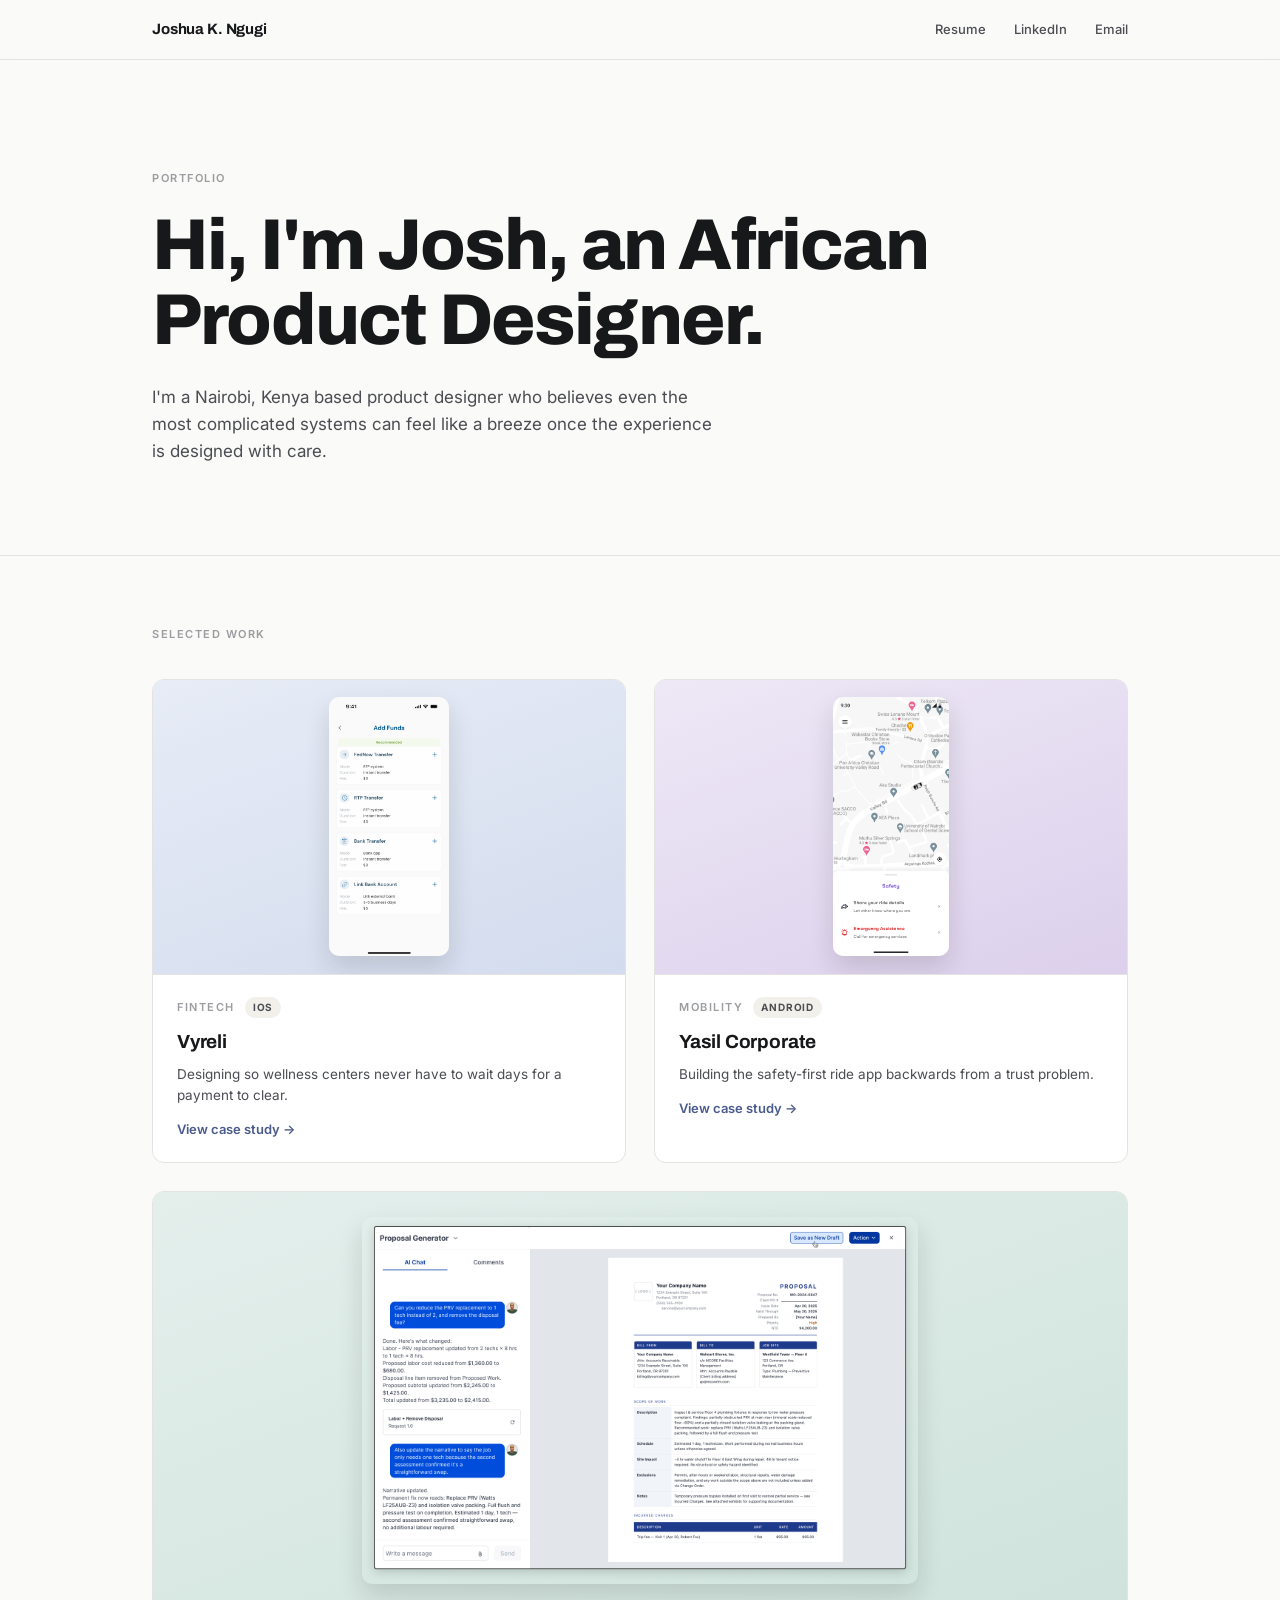
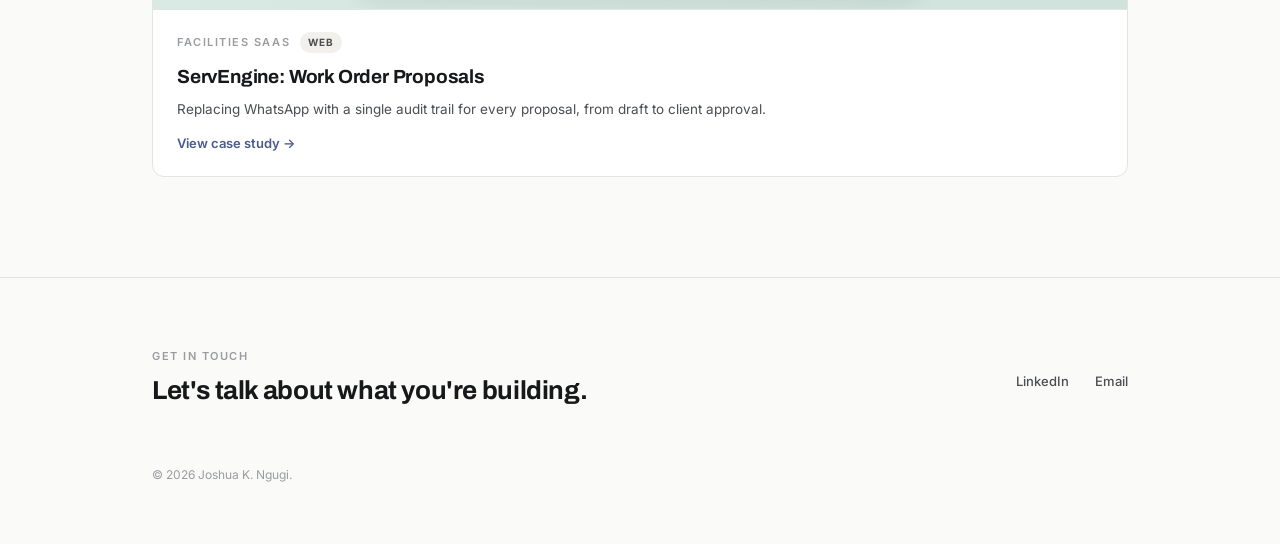
<file: index.html>
<!DOCTYPE html>
<html lang="en">
<head>
<meta charset="UTF-8">
<meta name="viewport" content="width=device-width, initial-scale=1.0">
<title>Joshua K. Ngugi | Product Designer</title>
<link rel="preconnect" href="https://fonts.googleapis.com">
<link href="https://fonts.googleapis.com/css2?family=Inter:wght@400;500;600&family=Archivo:wght@500;600;700;800&display=swap" rel="stylesheet">
<link rel="stylesheet" href="style.css">
</head>
<body>



<header class="site-nav">
  <div class="nav-inner">
    <div class="nav-name">Joshua K. Ngugi</div>
    <nav class="nav-links">
      <a href="resume.pdf" target="_blank" rel="noopener">Resume</a>
      <a href="https://www.linkedin.com/in/joshuakngugi/" target="_blank" rel="noopener">LinkedIn</a>
      <a href="mailto:joshuakngugi@gmail.com">Email</a>
    </nav>
  </div>
</header>

<section class="hero">
  <div class="wrap">
    <div class="label">Portfolio</div>
    <h1>Hi, I'm Josh, an African Product Designer.</h1>
    <p class="sub">I'm a Nairobi, Kenya based product designer who believes even the most complicated systems can feel like a breeze once the experience is designed with care.</p>
  </div>
</section>

<section class="index">
  <div class="wrap">
    <div class="label index-label">Selected work</div>
    <div class="grid">

      <a class="card" href="vyreli.html">
        <div class="card-shot vyreli-bg"><img src="images/vyreli-addfunds.png" alt="Vyreli Add Funds screen"></div>
        <div class="card-body">
          <div class="card-tag"><span class="label">Fintech</span><span class="platform-pill">iOS</span></div>
          <div class="card-title">Vyreli</div>
          <div class="card-desc">Designing so wellness centers never have to wait days for a payment to clear.</div>
          <div class="card-go">View case study →</div>
        </div>
      </a>

      <a class="card" href="yasil.html">
        <div class="card-shot yasil-bg"><img src="images/yasil-safety.png" alt="Yasil Corporate safety panel"></div>
        <div class="card-body">
          <div class="card-tag"><span class="label">Mobility</span><span class="platform-pill">Android</span></div>
          <div class="card-title">Yasil Corporate</div>
          <div class="card-desc">Building the safety-first ride app backwards from a trust problem.</div>
          <div class="card-go">View case study →</div>
        </div>
      </a>

      <a class="card" href="servengine.html">
        <div class="card-shot se-bg"><img src="images/se-aichat.png" alt="ServEngine AI Proposal Generator"></div>
        <div class="card-body">
          <div class="card-tag"><span class="label">Facilities SaaS</span><span class="platform-pill">Web</span></div>
          <div class="card-title">ServEngine: Work Order Proposals</div>
          <div class="card-desc">Replacing WhatsApp with a single audit trail for every proposal, from draft to client approval.</div>
          <div class="card-go">View case study →</div>
        </div>
      </a>

    </div>
  </div>
</section>

<footer id="contact">
  <div class="wrap">
    <div class="row">
      <div>
        <div class="label">Get in touch</div>
        <h3>Let's talk about what you're building.</h3>
      </div>
      <div class="links">
        <a href="https://www.linkedin.com/in/joshuakngugi/" target="_blank" rel="noopener">LinkedIn</a>
        <a href="mailto:joshuakngugi@gmail.com">Email</a>
      </div>
    </div>
    <div class="copy">© 2026 Joshua K. Ngugi.</div>
  </div>
</footer>

</body>
</html>
</file>
<file: style.css>
:root{
  --bg:#FAFAF8;
  --ink:#17181A;
  --ink-soft:#4B4D52;
  --label:#9A9C9F;
  --line:#E4E3DF;
  --accent:#4A5B8C;
  --panel:#F1F0EB;
}
*{box-sizing:border-box;margin:0;padding:0;}
html{scroll-behavior:smooth;}
body{
  background:var(--bg);
  color:var(--ink);
  font-family:'Inter',system-ui,sans-serif;
  line-height:1.5;
  -webkit-font-smoothing:antialiased;
}
a{color:inherit;text-decoration:none;}
.wrap{max-width:1040px;margin:0 auto;padding:0 32px;}

.label{
  font-size:11px;
  letter-spacing:0.14em;
  text-transform:uppercase;
  color:var(--label);
  font-weight:600;
}

header.site-nav{
  position:sticky;top:0;z-index:50;
  background:rgba(250,250,248,0.86);
  backdrop-filter:blur(10px);
  border-bottom:1px solid var(--line);
}
.nav-inner{
  max-width:1040px;margin:0 auto;padding:18px 32px;
  display:flex;align-items:center;justify-content:space-between;
}
.nav-name{font-family:'Archivo',sans-serif;font-weight:700;font-size:15px;letter-spacing:-0.01em;}
nav.nav-links{display:flex;gap:28px;}
nav.nav-links a{font-size:13px;color:var(--ink-soft);font-weight:500;transition:color .15s;}
nav.nav-links a:hover{color:var(--ink);}

.hero{padding:110px 0 90px;border-bottom:1px solid var(--line);}
.hero .label{margin-bottom:22px;}
.hero h1{
  font-family:'Archivo',sans-serif;
  font-weight:800;
  font-size:clamp(40px,6vw,72px);
  letter-spacing:-0.025em;
  line-height:1.04;
  max-width:820px;
}
.hero .sub{
  margin-top:26px;
  font-size:17px;
  color:var(--ink-soft);
  max-width:560px;
  line-height:1.6;
}

.index{padding:70px 0 100px;}
.index-label{margin-bottom:36px;}
.grid{display:grid;grid-template-columns:1fr 1fr;gap:28px;}
@media(max-width:760px){ .grid{grid-template-columns:1fr;} }
.card{
  display:block;border:1px solid var(--line);border-radius:12px;
  overflow:hidden;background:#fff;transition:transform .18s ease, box-shadow .18s ease;
}
.card:hover{transform:translateY(-3px);box-shadow:0 14px 30px rgba(20,20,20,0.07);}
.card:nth-child(3){grid-column:1/-1;}
.card-shot{
  width:100%;aspect-ratio:16/10;
  display:flex;align-items:center;justify-content:center;overflow:hidden;
  border-bottom:1px solid var(--line);position:relative;
}
.card:nth-child(3) .card-shot{aspect-ratio:21/9;}
.card-shot img{
  max-height:88%;max-width:78%;object-fit:contain;
  border-radius:10px;box-shadow:0 12px 26px rgba(20,20,20,0.14);
}
.card-shot.vyreli-bg{background:linear-gradient(160deg,#E7ECF6,#D3DCEE);}
.card-shot.yasil-bg{background:linear-gradient(160deg,#EEE8F6,#DCD0EC);}
.card-shot.se-bg{background:linear-gradient(160deg,#E4EFEC,#CFE3DC);}
.card-body{padding:22px 24px;}
.card-tag{margin-bottom:10px;display:flex;gap:10px;align-items:center;}
.platform-pill{
  font-size:10px;letter-spacing:0.08em;text-transform:uppercase;font-weight:700;
  padding:3px 8px;border-radius:20px;background:var(--panel);color:var(--ink-soft);
}
.card-title{font-family:'Archivo',sans-serif;font-weight:700;font-size:19px;letter-spacing:-0.01em;margin-bottom:8px;}
.card-desc{font-size:13.5px;color:var(--ink-soft);line-height:1.55;}
.card-go{display:inline-block;margin-top:14px;font-size:13px;font-weight:600;color:var(--accent);}

.back-link{padding:22px 0 0;}
.back-link a{font-size:13px;color:var(--ink-soft);font-weight:500;}
.back-link a:hover{color:var(--ink);}

.case{padding:64px 0 96px;}
.case-eyebrow{display:flex;align-items:center;gap:10px;margin-bottom:22px;}
.case-eyebrow .dot{width:5px;height:5px;border-radius:50%;}
.case h2{
  font-family:'Archivo',sans-serif;
  font-weight:700;
  font-size:clamp(28px,4vw,44px);
  letter-spacing:-0.02em;
  max-width:760px;
  line-height:1.12;
  margin-bottom:44px;
}
.meta-row{
  display:grid;grid-template-columns:repeat(3,1fr);
  gap:24px;padding:24px 0;border-top:1px solid var(--line);border-bottom:1px solid var(--line);
  margin-bottom:0;
}
@media(max-width:640px){ .meta-row{grid-template-columns:1fr;} }
.meta-row .item .label{margin-bottom:8px;}
.meta-row .item .v{font-size:14px;font-weight:500;}

.hero-visual{
  margin:44px 0 0;border-radius:22px;padding:56px 32px;
  display:flex;align-items:center;justify-content:center;gap:8px;
  position:relative;overflow:hidden;min-height:280px;
}
.hero-visual.vyreli{background:radial-gradient(circle at 30% 20%, #EEF2FA, #DCE4F2 70%);}
.hero-visual.yasil{background:radial-gradient(circle at 30% 20%, #F1ECF8, #DED2ED 70%);}
.hero-visual.servengine{background:radial-gradient(circle at 30% 20%, #EAF3F0, #D3E6DF 70%);}
.tilt-left{transform:rotate(-7deg) translateY(6px);z-index:1;}
.tilt-right{transform:rotate(6deg) translateY(-10px);z-index:2;margin-left:-36px;}
.hero-visual .device-browser{transform:rotate(-1.2deg);width:100%;max-width:640px;}

.device-ios{
  width:172px;padding:9px 7px 12px;background:#0d0d0f;border-radius:30px;
  box-shadow:0 20px 40px rgba(20,20,20,0.22);
}
.device-ios .screen{border-radius:22px;overflow:hidden;background:#000;position:relative;}
.device-ios .screen img{width:100%;display:block;}
.device-ios .notch{
  position:absolute;top:0;left:50%;transform:translateX(-50%);
  width:52px;height:16px;background:#0d0d0f;border-bottom-left-radius:11px;border-bottom-right-radius:11px;
  z-index:2;
}

.device-android{
  width:168px;padding:7px;background:#15151a;border-radius:20px;
  box-shadow:0 20px 40px rgba(20,20,20,0.22);
}
.device-android .screen{border-radius:13px;overflow:hidden;position:relative;background:#000;}
.device-android .screen img{width:100%;display:block;}
.device-android .cam{
  position:absolute;top:7px;left:50%;transform:translateX(-50%);
  width:8px;height:8px;border-radius:50%;background:#15151a;z-index:2;
  box-shadow:0 0 0 2.5px rgba(255,255,255,0.08);
}

.device-browser{
  width:100%;border-radius:11px;overflow:hidden;background:#fff;
  box-shadow:0 20px 40px rgba(20,20,20,0.16);border:1px solid var(--line);
}
.device-browser .toolbar{
  display:flex;align-items:center;gap:6px;padding:9px 12px;background:#F1F0EA;border-bottom:1px solid var(--line);
}
.device-browser .tdot{width:8px;height:8px;border-radius:50%;}
.device-browser .tdot.r{background:#E4635A;}
.device-browser .tdot.y{background:#E8B84B;}
.device-browser .tdot.g{background:#5FB37B;}
.device-browser .urlbar{
  flex:1;margin-left:6px;background:#fff;border:1px solid var(--line);border-radius:6px;
  padding:4px 10px;font-size:10.5px;color:var(--ink-soft);
}
.device-browser .screen img{width:100%;display:block;}

.frame-row{display:flex;flex-wrap:wrap;gap:26px;margin:40px 0;align-items:flex-start;}
.frame-row.browsers{gap:30px;}
.frame-item{display:flex;flex-direction:column;align-items:center;gap:12px;width:172px;}
.frame-item.browser-item{width:100%;max-width:360px;}
.frame-cap{font-size:12.5px;color:var(--ink-soft);text-align:center;line-height:1.5;max-width:190px;}
.frame-item.browser-item .frame-cap{max-width:100%;}

.section{padding:52px 0;border-top:1px solid var(--line);}
.section:first-of-type{border-top:none;}
.block{max-width:760px;}
.block .label{margin-bottom:14px;}
.block h3{
  font-family:'Archivo',sans-serif;font-weight:600;
  font-size:23px;letter-spacing:-0.01em;margin-bottom:14px;
}
.block p{font-size:15.5px;color:var(--ink-soft);line-height:1.75;margin-bottom:14px;max-width:720px;}
.block p:last-child{margin-bottom:0;}

.decisions{display:grid;gap:18px;margin-top:8px;}
.decision{
  padding:22px 24px;background:var(--panel);border:1px solid var(--line);border-radius:8px;
}
.decision h4{font-size:14.5px;font-weight:600;margin-bottom:8px;}
.decision p{font-size:14.5px;color:var(--ink-soft);line-height:1.65;margin:0;}

.outcome-strip{
  display:grid;grid-template-columns:repeat(2,1fr);gap:1px;
  background:var(--line);border:1px solid var(--line);border-radius:8px;overflow:hidden;
  margin-top:8px;
}
@media(max-width:640px){ .outcome-strip{grid-template-columns:1fr;} }
.outcome-strip div{background:#fff;padding:24px;}
.outcome-strip p{font-size:14.5px;color:var(--ink-soft);line-height:1.65;margin:0;}

.reflect-grid{display:grid;grid-template-columns:repeat(3,1fr);gap:20px;margin-top:8px;}
@media(max-width:760px){ .reflect-grid{grid-template-columns:1fr;} }
.reflect-item h4{font-size:14.5px;font-weight:600;margin-bottom:8px;}
.reflect-item p{font-size:14px;color:var(--ink-soft);line-height:1.65;margin:0;}

.next-case{
  margin-top:80px;padding:36px 0;border-top:1px solid var(--line);
  display:flex;justify-content:space-between;align-items:center;flex-wrap:wrap;gap:16px;
}
.next-case .label{margin-bottom:8px;}
.next-case-title{font-family:'Archivo',sans-serif;font-weight:700;font-size:22px;letter-spacing:-0.01em;}
.next-case-go{font-size:13px;font-weight:600;color:var(--accent);white-space:nowrap;}

footer{padding:70px 0 60px;border-top:1px solid var(--line);}
footer .row{display:flex;justify-content:space-between;align-items:center;flex-wrap:wrap;gap:20px;}
footer .label{margin-bottom:6px;}
footer h3{font-family:'Archivo',sans-serif;font-weight:700;font-size:26px;letter-spacing:-0.015em;margin-bottom:6px;}
footer .links{display:flex;gap:26px;}
footer .links a{font-size:13px;color:var(--ink-soft);font-weight:500;}
footer .links a:hover{color:var(--ink);}
footer .copy{margin-top:50px;font-size:12px;color:var(--label);}

.frame-item .device-ios, .frame-item .device-android, .frame-item .device-browser{cursor:zoom-in;}

.lightbox{
  position:fixed;inset:0;background:rgba(12,12,12,0.85);
  display:none;align-items:center;justify-content:center;z-index:200;
  padding:48px;cursor:zoom-out;
}
.lightbox.active{display:flex;}
.lightbox img{max-width:90vw;max-height:88vh;border-radius:14px;box-shadow:0 30px 70px rgba(0,0,0,0.5);}

body.gated{overflow:hidden;}
.gate-overlay{position:fixed;inset:0;background:var(--bg);z-index:500;display:flex;align-items:center;justify-content:center;padding:24px;}
.gate-box{max-width:360px;width:100%;text-align:center;}
.gate-box h2{font-family:'Archivo',sans-serif;font-weight:700;font-size:22px;letter-spacing:-0.01em;margin-bottom:10px;}
.gate-box p{font-size:14px;color:var(--ink-soft);margin-bottom:20px;line-height:1.6;}
.gate-box input{width:100%;padding:12px 14px;border:1px solid var(--line);border-radius:8px;font-size:14px;margin-bottom:12px;font-family:'Inter',sans-serif;background:#fff;color:var(--ink);}
.gate-box button{width:100%;padding:12px 14px;border:none;border-radius:8px;background:var(--ink);color:#fff;font-size:14px;font-weight:600;cursor:pointer;}
.gate-error{color:#C1443C;font-size:12.5px;margin-bottom:10px;display:none;}
.gate-error.show{display:block;}
</file>
